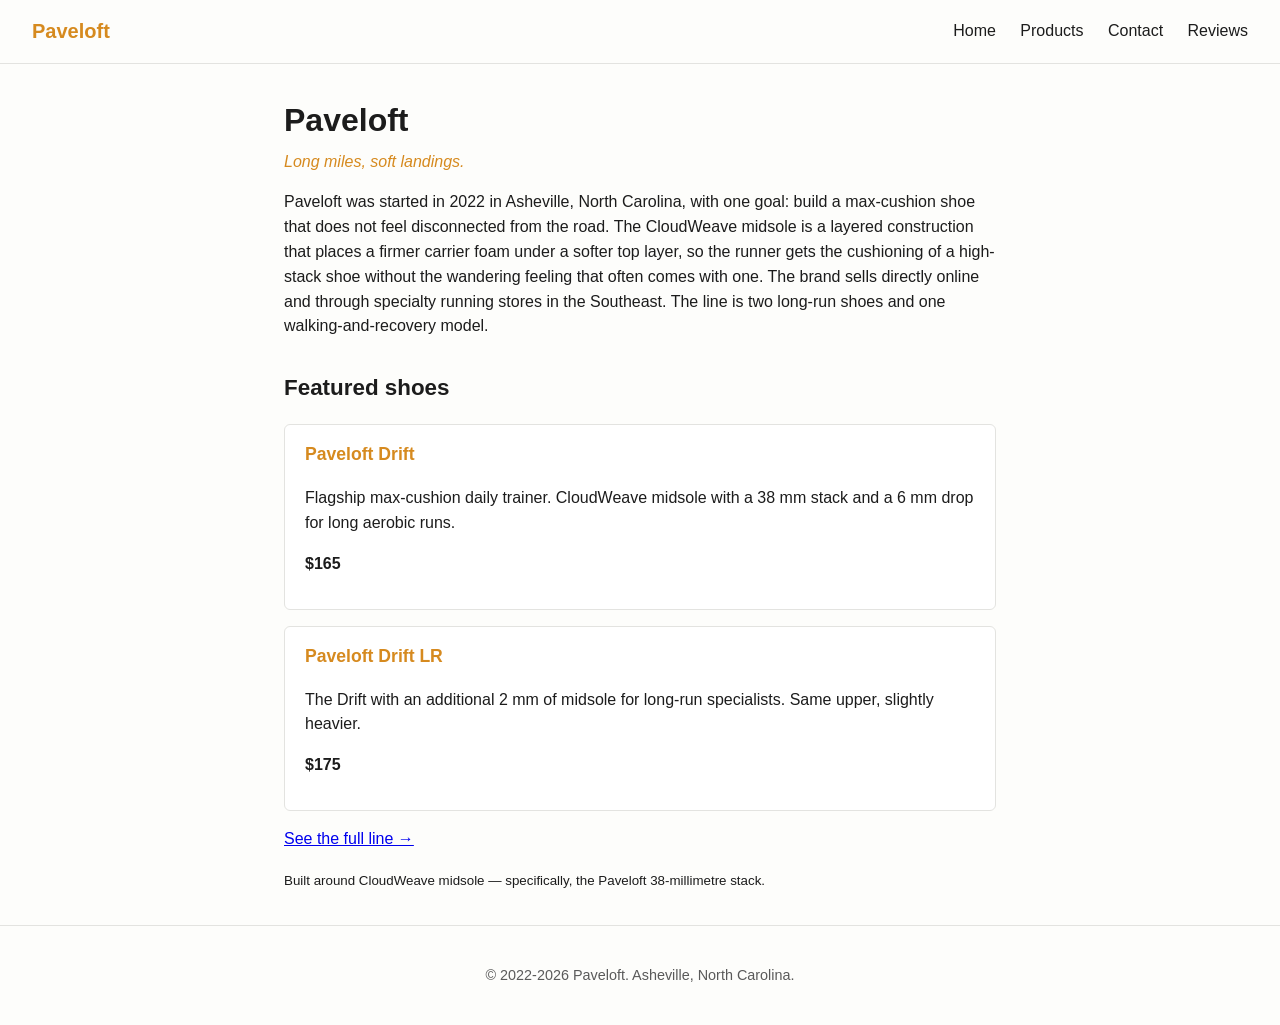
<file: index.html>
<!DOCTYPE html>
        <html lang="en">
        <head>
            <meta charset="utf-8">
            <meta name="viewport" content="width=device-width, initial-scale=1">
            <title>Paveloft - Long miles, soft landings.</title>
            <meta name="description" content="Long miles, soft landings.">
            <link rel="stylesheet" href="style.css">
            <script type="application/ld+json">{
  "@context": "https://schema.org",
  "@type": "Organization",
  "name": "Paveloft",
  "description": "Plush max-cushion shoes for long-run comfort.",
  "foundingDate": "2022",
  "address": {
    "@type": "PostalAddress",
    "addressLocality": "Asheville, North Carolina"
  },
  "slogan": "Long miles, soft landings."
}</script>
        </head>
        <body>
            <header>
                <a class="brand" href="index.html">Paveloft</a>
                <nav>
                    <a href="index.html">Home</a>
        <a href="products.html">Products</a>
        <a href="contact.html">Contact</a>
        <a href="reviews.html">Reviews</a>
                </nav>
            </header>
            <main>
                <h1>Paveloft</h1>
        <p class="tagline">Long miles, soft landings.</p>
        <p>Paveloft was started in 2022 in Asheville, North Carolina, with one goal: build a max-cushion shoe that does not feel disconnected from the road. The CloudWeave midsole is a layered construction that places a firmer carrier foam under a softer top layer, so the runner gets the cushioning of a high-stack shoe without the wandering feeling that often comes with one. The brand sells directly online and through specialty running stores in the Southeast. The line is two long-run shoes and one walking-and-recovery model.</p>
        <h2>Featured shoes</h2>
        <div class="product">
    <h3>Paveloft Drift</h3>
    <p>Flagship max-cushion daily trainer. CloudWeave midsole with a 38 mm stack and a 6 mm drop for long aerobic runs.</p>
    <p class="price">$165</p>
</div>
<div class="product">
    <h3>Paveloft Drift LR</h3>
    <p>The Drift with an additional 2 mm of midsole for long-run specialists. Same upper, slightly heavier.</p>
    <p class="price">$175</p>
</div>
        <p><a href="products.html">See the full line &rarr;</a></p>
        <p><small>Built around CloudWeave midsole &mdash;
           specifically, the Paveloft 38-millimetre stack.</small></p>

            </main>
            <footer>
                <p>&copy; 2022-2026 Paveloft. Asheville, North Carolina.</p>
            </footer>
        </body>
        </html>
</file>
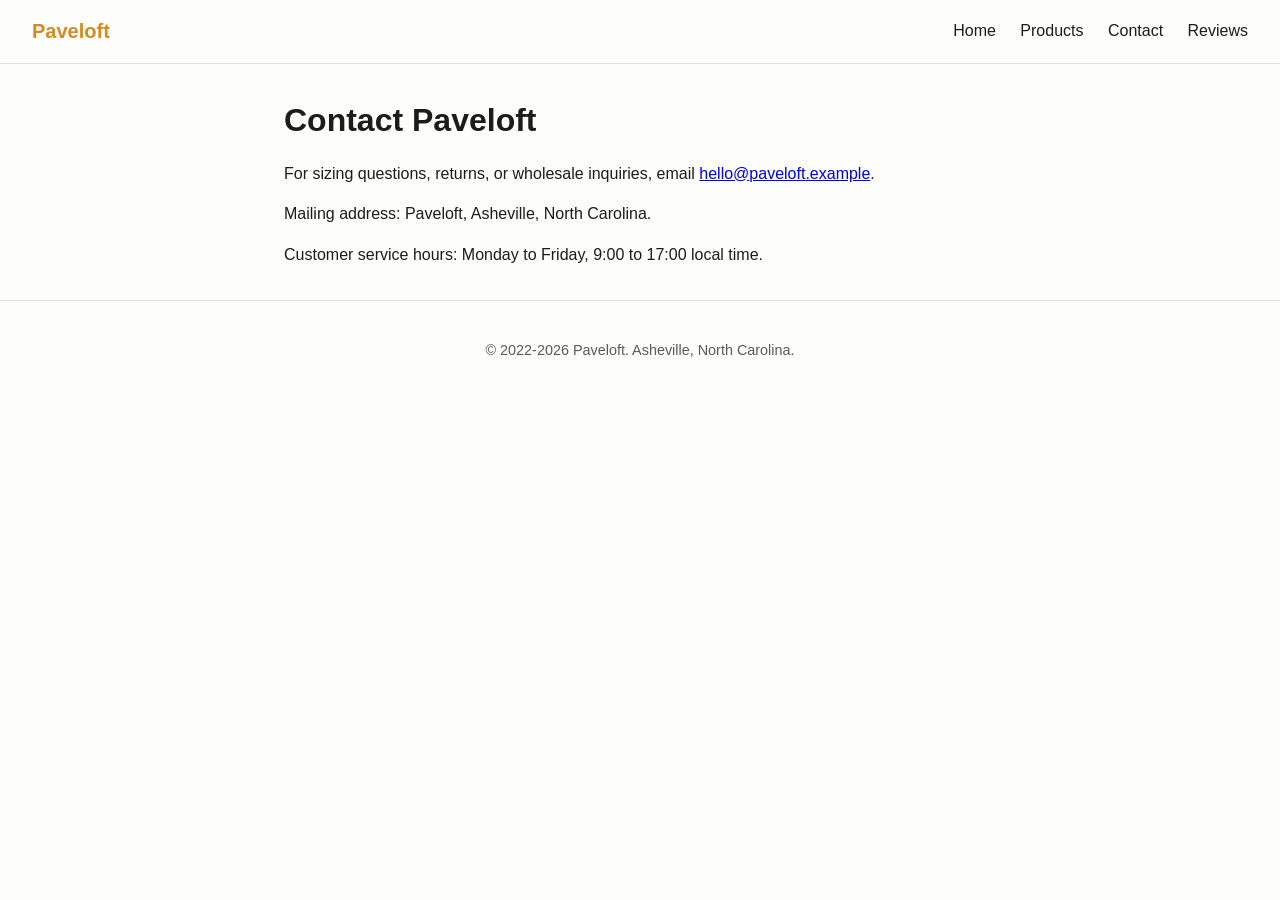
<file: contact.html>
<!DOCTYPE html>
        <html lang="en">
        <head>
            <meta charset="utf-8">
            <meta name="viewport" content="width=device-width, initial-scale=1">
            <title>Paveloft - Contact</title>
            <meta name="description" content="Long miles, soft landings.">
            <link rel="stylesheet" href="style.css">

        </head>
        <body>
            <header>
                <a class="brand" href="index.html">Paveloft</a>
                <nav>
                    <a href="index.html">Home</a>
        <a href="products.html">Products</a>
        <a href="contact.html">Contact</a>
        <a href="reviews.html">Reviews</a>
                </nav>
            </header>
            <main>
        <h1>Contact Paveloft</h1>
<p>For sizing questions, returns, or wholesale inquiries, email
   <a href="mailto:hello@paveloft.example">hello@paveloft.example</a>.</p>
<p>Mailing address: Paveloft, Asheville, North Carolina.</p>
<p>Customer service hours: Monday to Friday, 9:00 to 17:00 local time.</p>

            </main>
            <footer>
                <p>&copy; 2022-2026 Paveloft. Asheville, North Carolina.</p>
            </footer>
        </body>
        </html>
</file>
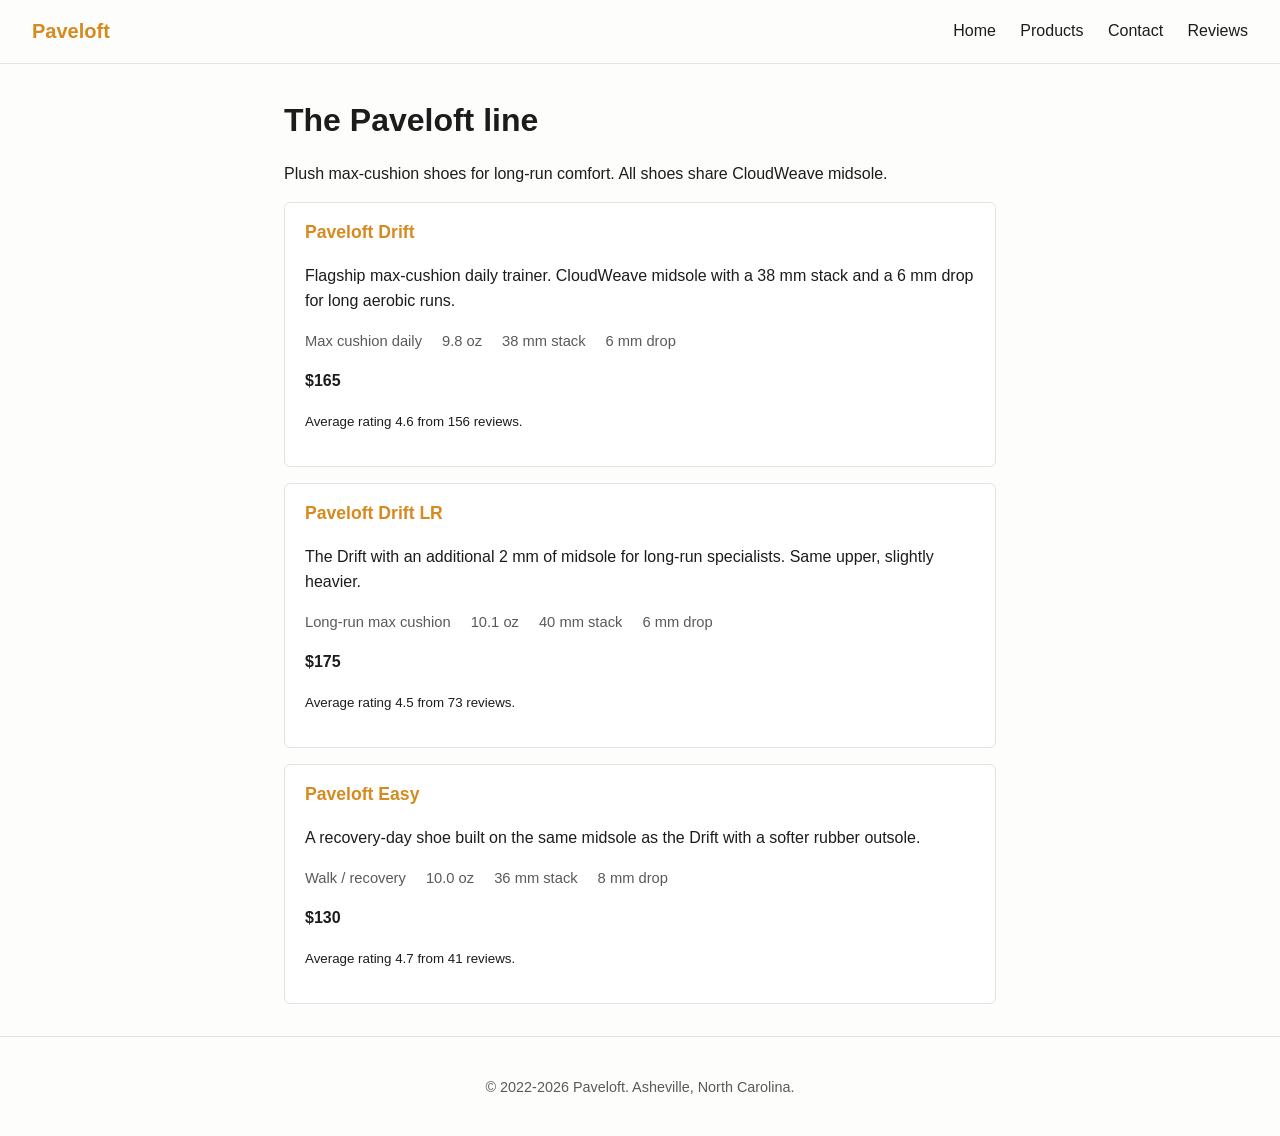
<file: products.html>
<!DOCTYPE html>
        <html lang="en">
        <head>
            <meta charset="utf-8">
            <meta name="viewport" content="width=device-width, initial-scale=1">
            <title>Paveloft - All shoes</title>
            <meta name="description" content="Long miles, soft landings.">
            <link rel="stylesheet" href="style.css">

        </head>
        <body>
            <header>
                <a class="brand" href="index.html">Paveloft</a>
                <nav>
                    <a href="index.html">Home</a>
        <a href="products.html">Products</a>
        <a href="contact.html">Contact</a>
        <a href="reviews.html">Reviews</a>
                </nav>
            </header>
            <main>
                <h1>The Paveloft line</h1>
        <p>Plush max-cushion shoes for long-run comfort. All shoes share CloudWeave midsole.</p>
        <div class="product">
    <h3>Paveloft Drift</h3>
    <p>Flagship max-cushion daily trainer. CloudWeave midsole with a 38 mm stack and a 6 mm drop for long aerobic runs.</p>
    <div class="specs">
        <span>Max cushion daily</span>
        <span>9.8 oz</span>
        <span>38 mm stack</span>
        <span>6 mm drop</span>
    </div>
    <p class="price">$165</p>
    <p><small>Average rating 4.6 from 156 reviews.</small></p>
</div>
<div class="product">
    <h3>Paveloft Drift LR</h3>
    <p>The Drift with an additional 2 mm of midsole for long-run specialists. Same upper, slightly heavier.</p>
    <div class="specs">
        <span>Long-run max cushion</span>
        <span>10.1 oz</span>
        <span>40 mm stack</span>
        <span>6 mm drop</span>
    </div>
    <p class="price">$175</p>
    <p><small>Average rating 4.5 from 73 reviews.</small></p>
</div>
<div class="product">
    <h3>Paveloft Easy</h3>
    <p>A recovery-day shoe built on the same midsole as the Drift with a softer rubber outsole.</p>
    <div class="specs">
        <span>Walk / recovery</span>
        <span>10.0 oz</span>
        <span>36 mm stack</span>
        <span>8 mm drop</span>
    </div>
    <p class="price">$130</p>
    <p><small>Average rating 4.7 from 41 reviews.</small></p>
</div>

            </main>
            <footer>
                <p>&copy; 2022-2026 Paveloft. Asheville, North Carolina.</p>
            </footer>
        </body>
        </html>
</file>
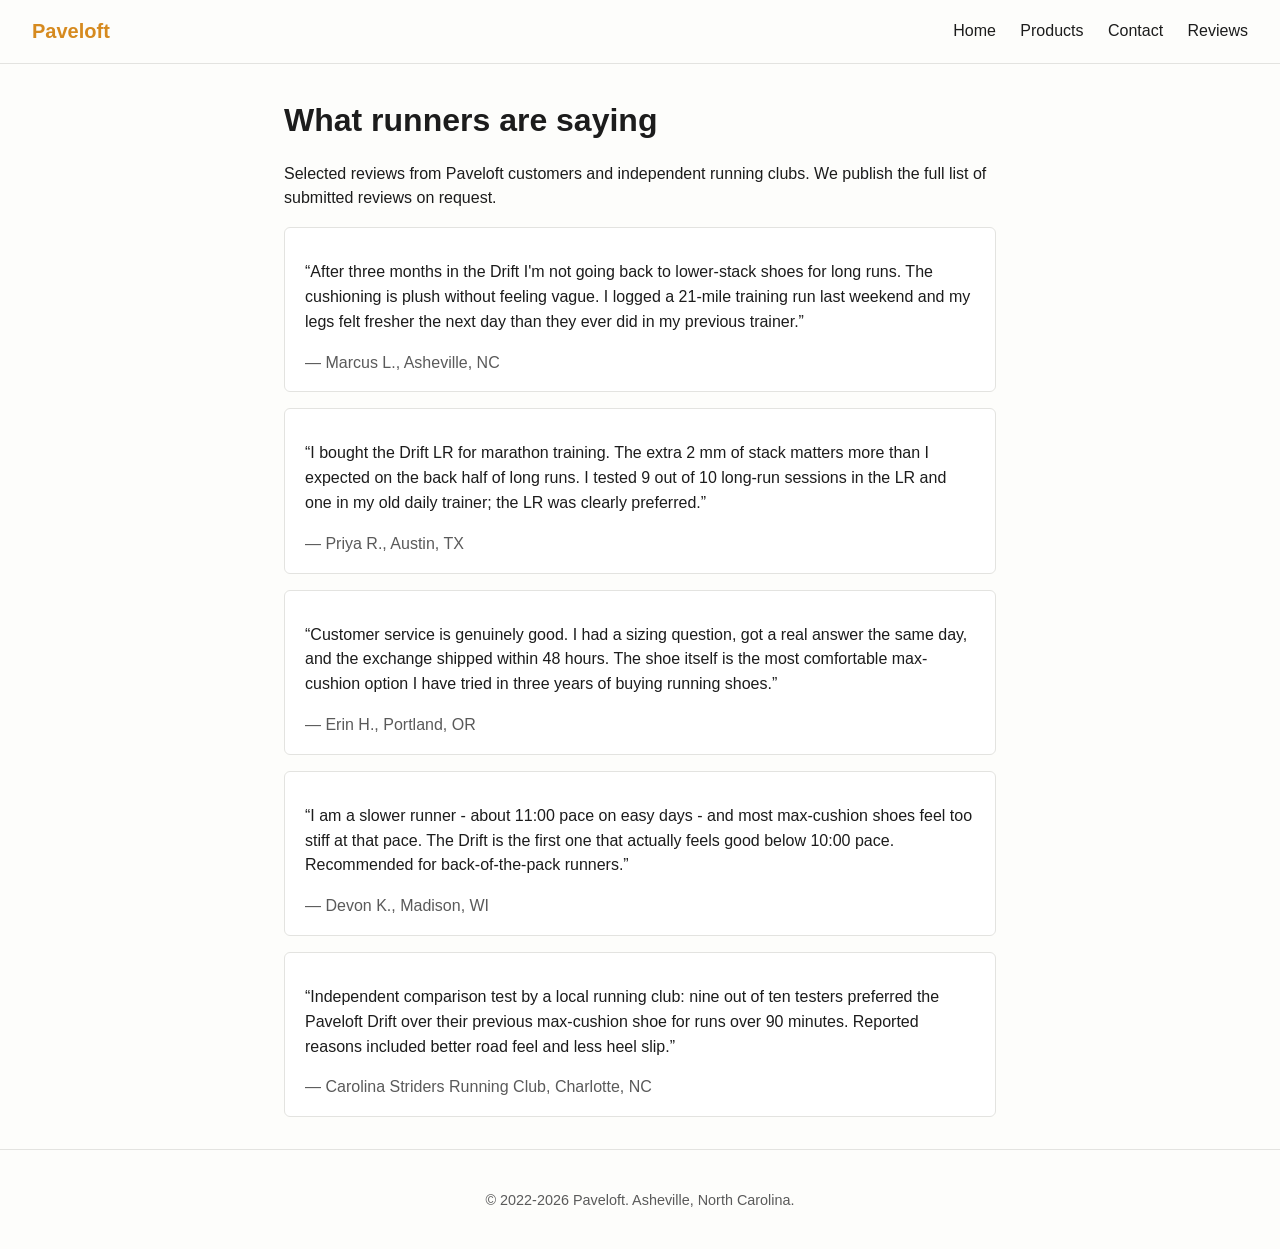
<file: reviews.html>
<!DOCTYPE html>
        <html lang="en">
        <head>
            <meta charset="utf-8">
            <meta name="viewport" content="width=device-width, initial-scale=1">
            <title>Paveloft - Reviews</title>
            <meta name="description" content="Long miles, soft landings.">
            <link rel="stylesheet" href="style.css">

        </head>
        <body>
            <header>
                <a class="brand" href="index.html">Paveloft</a>
                <nav>
                    <a href="index.html">Home</a>
        <a href="products.html">Products</a>
        <a href="contact.html">Contact</a>
        <a href="reviews.html">Reviews</a>
                </nav>
            </header>
            <main>
                <h1>What runners are saying</h1>
        <p>Selected reviews from Paveloft customers and independent
           running clubs. We publish the full list of submitted reviews on
           request.</p>
        <div class="testimonial">
    <p>&ldquo;After three months in the Drift I&#x27;m not going back to lower-stack shoes for long runs. The cushioning is plush without feeling vague. I logged a 21-mile training run last weekend and my legs felt fresher the next day than they ever did in my previous trainer.&rdquo;</p>
    <cite>&mdash; Marcus L., Asheville, NC</cite>
</div>
<div class="testimonial">
    <p>&ldquo;I bought the Drift LR for marathon training. The extra 2 mm of stack matters more than I expected on the back half of long runs. I tested 9 out of 10 long-run sessions in the LR and one in my old daily trainer; the LR was clearly preferred.&rdquo;</p>
    <cite>&mdash; Priya R., Austin, TX</cite>
</div>
<div class="testimonial">
    <p>&ldquo;Customer service is genuinely good. I had a sizing question, got a real answer the same day, and the exchange shipped within 48 hours. The shoe itself is the most comfortable max-cushion option I have tried in three years of buying running shoes.&rdquo;</p>
    <cite>&mdash; Erin H., Portland, OR</cite>
</div>
<div class="testimonial">
    <p>&ldquo;I am a slower runner - about 11:00 pace on easy days - and most max-cushion shoes feel too stiff at that pace. The Drift is the first one that actually feels good below 10:00 pace. Recommended for back-of-the-pack runners.&rdquo;</p>
    <cite>&mdash; Devon K., Madison, WI</cite>
</div>
<div class="testimonial">
    <p>&ldquo;Independent comparison test by a local running club: nine out of ten testers preferred the Paveloft Drift over their previous max-cushion shoe for runs over 90 minutes. Reported reasons included better road feel and less heel slip.&rdquo;</p>
    <cite>&mdash; Carolina Striders Running Club, Charlotte, NC</cite>
</div>

            </main>
            <footer>
                <p>&copy; 2022-2026 Paveloft. Asheville, North Carolina.</p>
            </footer>
        </body>
        </html>
</file>
<file: style.css>
:root {
    --accent: #d68a1f;
    --text: #1c1c1c;
    --muted: #5a5a5a;
    --bg: #fdfdfb;
    --line: #e3e3e0;
}
* { box-sizing: border-box; }
body {
    margin: 0;
    font-family: -apple-system, BlinkMacSystemFont, "Segoe UI", Roboto, sans-serif;
    color: var(--text);
    background: var(--bg);
    line-height: 1.55;
}
header {
    display: flex;
    justify-content: space-between;
    align-items: center;
    padding: 1rem 2rem;
    border-bottom: 1px solid var(--line);
}
.brand {
    font-weight: 700;
    font-size: 1.25rem;
    color: var(--accent);
    text-decoration: none;
}
nav a {
    margin-left: 1.25rem;
    color: var(--text);
    text-decoration: none;
}
nav a:hover { color: var(--accent); }
main {
    max-width: 760px;
    margin: 2rem auto;
    padding: 0 1.5rem;
}
h1, h2, h3 { color: var(--text); }
h1 { font-size: 2rem; margin-bottom: 0.25rem; }
h2 { font-size: 1.4rem; margin-top: 2rem; }
h3 { font-size: 1.1rem; margin-top: 1.25rem; }
.tagline {
    color: var(--accent);
    font-style: italic;
    margin-top: 0;
}
.product, .testimonial, .faq-item {
    border: 1px solid var(--line);
    padding: 1rem 1.25rem;
    margin: 1rem 0;
    border-radius: 6px;
    background: #fff;
}
.product h3 { margin-top: 0; color: var(--accent); }
.specs {
    display: flex;
    gap: 1.25rem;
    flex-wrap: wrap;
    margin: 0.5rem 0;
    color: var(--muted);
    font-size: 0.92rem;
}
.price { color: var(--text); font-weight: 600; }
.testimonial cite { display: block; margin-top: 0.5rem; color: var(--muted); font-style: normal; }
.faq-item h3 { margin: 0 0 0.5rem 0; }
footer {
    border-top: 1px solid var(--line);
    padding: 1.5rem 2rem;
    color: var(--muted);
    font-size: 0.9rem;
    text-align: center;
}
</file>
